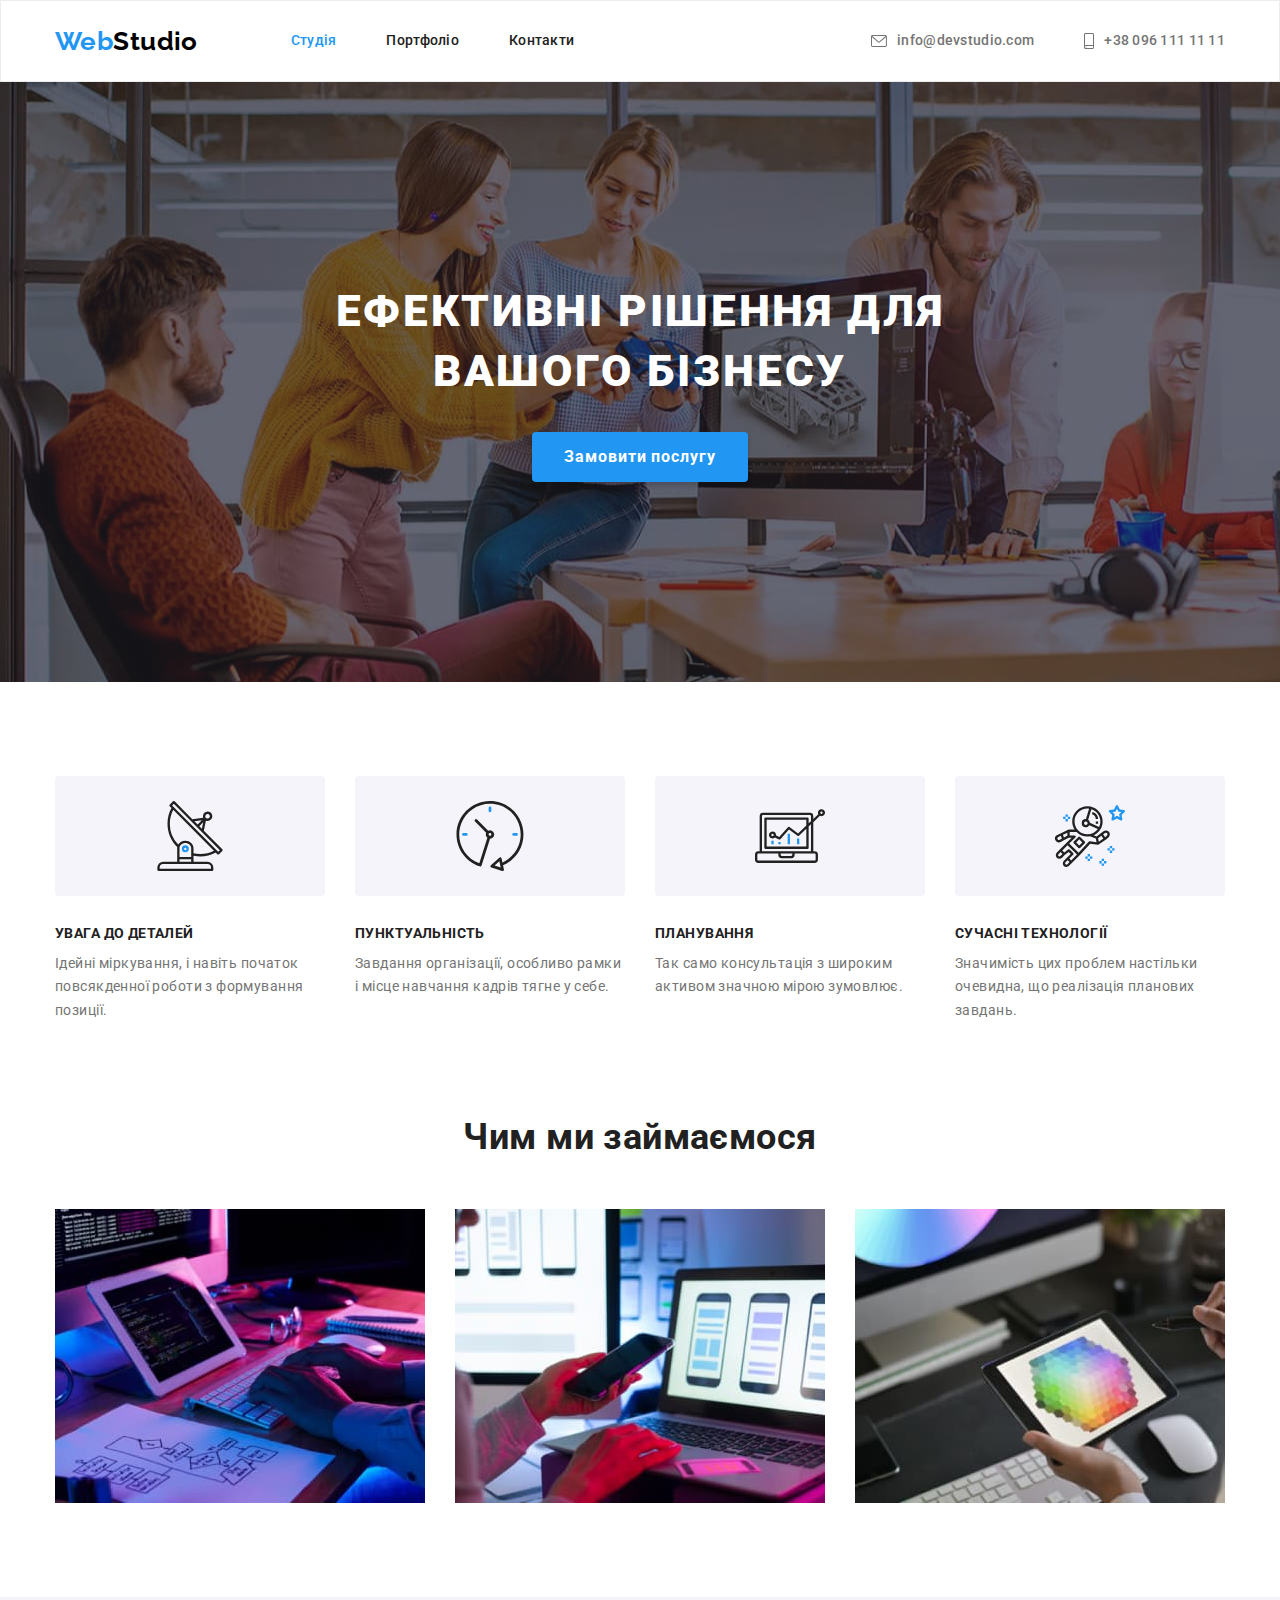
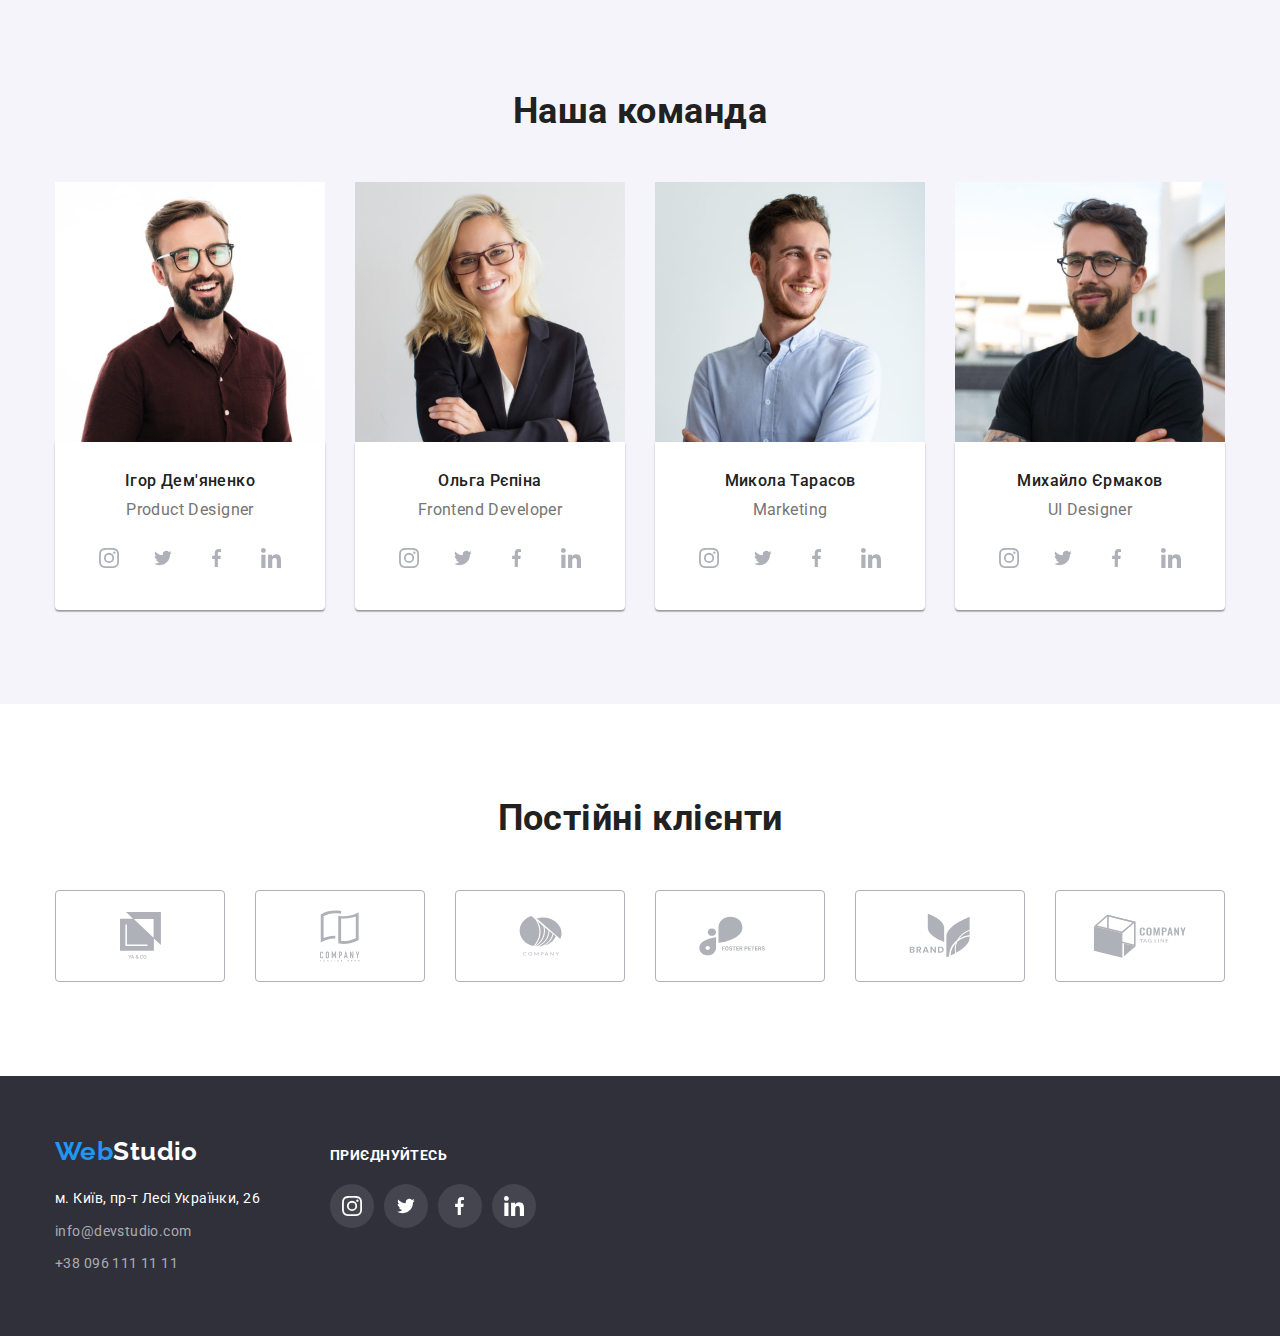
<file: index.html>
<!DOCTYPE html>
<html lang="uk">
<head>
    <meta charset="UTF-8">
    <meta http-equiv="X-UA-Compatible" content="IE=edge">
    <meta name="viewport" content="width=device-width, initial-scale=1.0">
    <link rel="preconnect" href="https://fonts.googleapis.com">
    <link rel="preconnect" href="https://fonts.gstatic.com" crossorigin>
    <link href="https://fonts.googleapis.com/css2?family=Raleway:wght@700&family=Roboto:wght@400;500;700;900&display=swap" rel="stylesheet">
    <title>WebStudio</title>
    <link rel="stylesheet" href="https://cdnjs.cloudflare.com/ajax/libs/modern-normalize/1.1.0/modern-normalize.min.css">
    <link rel="stylesheet" href="./css/styles.css"/> 
</head>
<body>
    <!--Header-->
    <header class="header-page">
        <div class="container main-nav">
            <a href="./index.html" class="logo">
                Web<span class="logo-part">Studio</span>
            </a>
            <nav>
                <ul class="site-nav">
                    <li class="item"><a href="./index.html" class="link current">Студія</a></li>
                    <li class="item"><a href="./portfolio.html">Портфоліо</a></li>
                    <li class="item"><a href="#">Контакти</a></li>
                </ul>
            </nav>
                <ul class="contacts-list">
                    <li class="item">
                        <a href="mailto:info@devstudio.com" class="contacts">
                            <svg class="icon-contacts" height="12" width="16">
                            <use href="./images/sprite.svg#icon-mail"></use>
                            </svg>
                            info@devstudio.com</a></li>
                    <li class="item">
                        <a href="tel:+380961111111" class="contacts">
                            <svg class="icon-contacts" height="16" width="10">
                                <use href="./images/sprite.svg#icon-phone"></use>
                            </svg>
                            +38 096 111 11 11</a></li>
                </ul>
        </div>  
    </header>
    <main>
    <!--Hero section-->
        <section class="hero-section">
            <h1 class="hero-title">Ефективні рішення для вашого бізнесу</h1>
            <button type="button" class="hero-button">Замовити послугу</button>
        </section>
    <!--Benefits-->
        <section class="main-section">
            <div class="container">
                <h2 class="visually-hidden">Переваги</h2>
            <ul class="main-list">
                <li class="item">
                    <div class="main-icons-bg">
                        <svg class="main-icons" width="70" height="70">
                            <use href="./images/sprite.svg#icon-antenna"></use>
                        </svg>
                    </div>
                    <h3 class="main-chapter">УВАГА ДО ДЕТАЛЕЙ</h3>
                    <p class="main-paragraphs">Ідейні міркування, і навіть початок повсякденної роботи з формування позиції.</p>
                </li>
                <li class="item">
                    <div class="main-icons-bg">
                        <svg class="main-icons" width="70" height="70">
                            <use href="./images/sprite.svg#icon-clock"></use>
                        </svg>
                    </div>
                    <h3 class="main-chapter">ПУНКТУАЛЬНІСТЬ</h3>
                    <p class="main-paragraphs">Завдання організації, особливо рамки і місце навчання кадрів тягне у себе.</p>
                </li>
                <li class="item">
                    <div class="main-icons-bg">
                        <svg class="main-icons" width="70" height="70">
                            <use href="./images/sprite.svg#icon-diagram"></use>
                        </svg>
                    </div>
                    <h3 class="main-chapter">ПЛАНУВАННЯ</h3>
                    <p class="main-paragraphs">Так само консультація з широким активом значною мірою зумовлює.</p>
                </li>
                <li class="item">
                    <div class="main-icons-bg">
                        <svg class="main-icons" width="70" height="70">
                            <use href="./images/sprite.svg#icon-cosmo"></use>
                        </svg>
                    </div>
                    <h3 class="main-chapter">СУЧАСНІ ТЕХНОЛОГІЇ</h3>
                    <p class="main-paragraphs">Значимість цих проблем настільки очевидна, що реалізація планових завдань.</p>
                </li>
            </ul>
            </div>
        </section>
    <!--About-->
        <section>
            <div class="container">
                <h2 class="main-titles">Чим ми займаємося</h2>
                <ul class="works">
                    <li class="item">
                        <img src="./images/box1.jpg" alt="Фото роботи за ноутбуком 1" width="370" height="294"/>
                    </li>
                    <li class="item">
                        <img src="./images/box2.jpg" alt="Фото роботи за ноутбуком 2" width="370" height="294"/>
                    </li>
                    <li class="item">
                        <img src="./images/box3.jpg" alt="Фото роботи за ноутбуком 3" width="370" height="294"/>
                    </li>
                </ul>
            </div>
        </section>
    <!--Our team-->
        <section class="team">
            <div class="container">
                <h2 class="main-titles">Наша команда</h2>
            <ul class="team-list">
                <li class="item">
                    <img src="./images/img.jpg" alt="Фото Ігоря" width="270" height="260" class="photo">
                    <div class="team-border">
                        <h3 class="names">Ігор Дем'яненко</h3>
                        <p class="description">Product Designer</p>
                    <ul class="socialmedia-list">
                        <li class="social-media">
                            <a href="" class="team-links">
                                <svg class="team-icon" height="20" width="20">
                                <use href="./images/sprite.svg#icon-instagram"></use>
                                </svg>
                            </a>
                        </li>
                        <li class="social-media">
                            <a href="" class="team-links">
                                <svg class="team-icon" height="16" width="20">
                                <use href="./images/sprite.svg#icon-twitter"></use>
                                </svg>
                            </a>
                        </li>
                        <li class="social-media">
                            <a href="" class="team-links">
                                <svg class="team-icon" height="20" width="10">
                                <use href="./images/sprite.svg#icon-facebook"></use>
                                </svg>
                            </a>
                        </li>
                        <li class="social-media">
                            <a href="" class="team-links">
                                <svg class="team-icon" height="20" width="20">
                                <use href="./images/sprite.svg#icon-linkedin"></use>
                                </svg>
                            </a>
                        </li>
                    </ul>           
                    </div>
                </li>
                <li class="item">
                    <img src="./images/img1.jpg" alt="Фото Ольги" width="270" height="260" class="photo">
                    <div class="team-border">
                        <h3 class="names">Ольга Рєпіна</h3>
                        <p class="description">Frontend Developer</p>
                        <ul class="socialmedia-list">
                            <li class="social-media">
                                <a href="" class="team-links">
                                    <svg class="team-icon" height="20" width="20">
                                    <use href="./images/sprite.svg#icon-instagram"></use>
                                    </svg>
                                </a>
                            </li>
                            <li class="social-media">
                                <a href="" class="team-links">
                                    <svg class="team-icon" height="16" width="20">
                                    <use href="./images/sprite.svg#icon-twitter"></use>
                                    </svg>
                                </a>
                            </li>
                            <li class="social-media">
                                <a href="" class="team-links">
                                    <svg class="team-icon" height="20" width="10">
                                    <use href="./images/sprite.svg#icon-facebook"></use>
                                    </svg>
                                </a>
                            </li>
                            <li class="social-media">
                                <a href="" class="team-links">
                                    <svg class="team-icon" height="20" width="20">
                                    <use href="./images/sprite.svg#icon-linkedin"></use>
                                    </svg>
                                </a>
                            </li>
                        </ul>           
                    </div>
                </li>
                <li class="item">
                    <img src="./images/img2.jpg" alt="Фото Миколи" width="270" height="260" class="photo">
                    <div class="team-border">
                        <h3 class="names">Микола Тарасов</h3>
                        <p class="description">Marketing</p>
                        <ul class="socialmedia-list">
                            <li class="social-media">
                                <a href="" class="team-links">
                                    <svg class="team-icon" height="20" width="20">
                                    <use href="./images/sprite.svg#icon-instagram"></use>
                                    </svg>
                                </a>
                            </li>
                            <li class="social-media">
                                <a href="" class="team-links">
                                    <svg class="team-icon" height="16" width="20">
                                    <use href="./images/sprite.svg#icon-twitter"></use>
                                    </svg>
                                </a>
                            </li>
                            <li class="social-media">
                                <a href="" class="team-links">
                                    <svg class="team-icon" height="20" width="10">
                                    <use href="./images/sprite.svg#icon-facebook"></use>
                                    </svg>
                                </a>
                            </li>
                            <li class="social-media">
                                <a href="" class="team-links">
                                    <svg class="team-icon" height="20" width="20">
                                    <use href="./images/sprite.svg#icon-linkedin"></use>
                                    </svg>
                                </a>
                            </li>
                        </ul>           
                    </div>
                </li>
                <li class="item">
                    <img src="./images/img3.jpg" alt="Фото Михайла" width="270" height="260" class="photo">
                    <div class="team-border">
                        <h3 class="names">Михайло Єрмаков</h3>
                        <p class="description">UI Designer</p>
                        <ul class="socialmedia-list">
                            <li class="social-media">
                                <a href="" class="team-links">
                                    <svg class="team-icon" height="20" width="20">
                                    <use href="./images/sprite.svg#icon-instagram"></use>
                                    </svg>
                                </a>
                            </li>
                            <li class="social-media">
                                <a href="" class="team-links">
                                    <svg class="team-icon" height="16" width="20">
                                    <use href="./images/sprite.svg#icon-twitter"></use>
                                    </svg>
                                </a>
                            </li>
                            <li class="social-media">
                                <a href="" class="team-links">
                                    <svg class="team-icon" height="20" width="10">
                                    <use href="./images/sprite.svg#icon-facebook"></use>
                                    </svg>
                                </a>
                            </li>
                            <li class="social-media">
                                <a href="" class="team-links">
                                    <svg class="team-icon" height="20" width="20">
                                    <use href="./images/sprite.svg#icon-linkedin"></use>
                                    </svg>
                                </a>
                            </li>
                        </ul>           
                    </div>
                </li>
            </ul>
            </div>
        </section>
        <section class="clients">
            <div class="container">
                <h2 class="main-titles">Постійні клієнти</h2>
                <ul class="clients-list-icon">
                    <li>
                        <a href="" class="clients-links">
                            <svg class="client-icon" height="47" width="41">
                            <use href="./images/sprite.svg#icon-company1"></use>
                            </svg>
                        </a>
                    </li>
                    <li>
                        <a href="" class="clients-links">
                            <svg class="client-icon" height="52" width="40">
                            <use href="./images/sprite.svg#icon-company2"></use>
                            </svg>
                        </a>
                    </li>
                    <li>
                        <a href="" class="clients-links">
                            <svg class="client-icon" height="41" width="43">
                            <use href="./images/sprite.svg#icon-company3"></use>
                            </svg>
                        </a>
                    </li>
                    <li>
                        <a href="" class="clients-links">
                            <svg class="client-icon" height="40" width="84">
                            <use href="./images/sprite.svg#icon-company4"></use>
                            </svg>
                        </a>
                    </li>
                    <li>
                        <a href="" class="clients-links">
                            <svg class="client-icon" height="45" width="62">
                            <use href="./images/sprite.svg#icon-company5"></use>
                            </svg>
                        </a>
                    </li>
                    <li>
                        <a href="" class="clients-links">
                            <svg class="client-icon" height="44" width="94">
                            <use href="./images/sprite.svg#icon-company6"></use>
                            </svg>
                        </a>
                    </li>
                </ul>
            </div>
        </section>
    </main>
<!--Footer-->
    <footer class="footer">
        <div class="container">
            <div class="footer-box">
                <div>
                    <a href="./index.html" class="logo">
                        Web<span class="logo-footer">Studio</span>
                    </a>
                    <address>
                        <ul>
                            <li class="item">
                                <a 
                                    href="https://goo.gl/maps/TRqqrXZ8RcxZsatw5"
                                    target="_blank"
                                    rel="noopener noreferrer nofollow"  class="studio-address">
                                    м. Київ, пр-т Лесі Українки, 26
                                </a>
                            </li>
                            <li class="item">
                                <a href="mailto:info@devstudio.com" class="contacts-footer">info@devstudio.com</a>
                            </li>
                            <li class="item">
                                <a href="tel:+380961111111"  class="contacts-footer">+38 096 111 11 11</a>
                            </li>
                        </ul>  
                    </address>
                </div>
                <div>
                    <h3 class="join-us">Приєднуйтесь</h3>
                    <ul class="socialmedia-list-footer">
                        <li class="social-media">
                            <a href="" class="socialmedia-footer">
                                <svg height="20" width="20">
                                <use href="./images/sprite.svg#icon-instagram"></use>
                                </svg>
                            </a>
                        </li>
                        <li class="social-media">
                            <a href="" class="socialmedia-footer">
                                <svg height="16" width="20">
                                <use href="./images/sprite.svg#icon-twitter"></use>
                                </svg>
                            </a>
                        </li>
                        <li class="social-media">
                            <a href="" class="socialmedia-footer">
                                <svg height="20" width="10">
                                <use href="./images/sprite.svg#icon-facebook"></use>
                                </svg>
                            </a>
                        </li>
                        <li class="social-media">
                            <a href="" class="socialmedia-footer">
                                <svg height="20" width="20">
                                <use href="./images/sprite.svg#icon-linkedin"></use>
                                </svg>
                            </a>
                        </li>
                    </ul>
                </div>
            </div>
        </div>
    </footer>
</body>
</html>
</file>
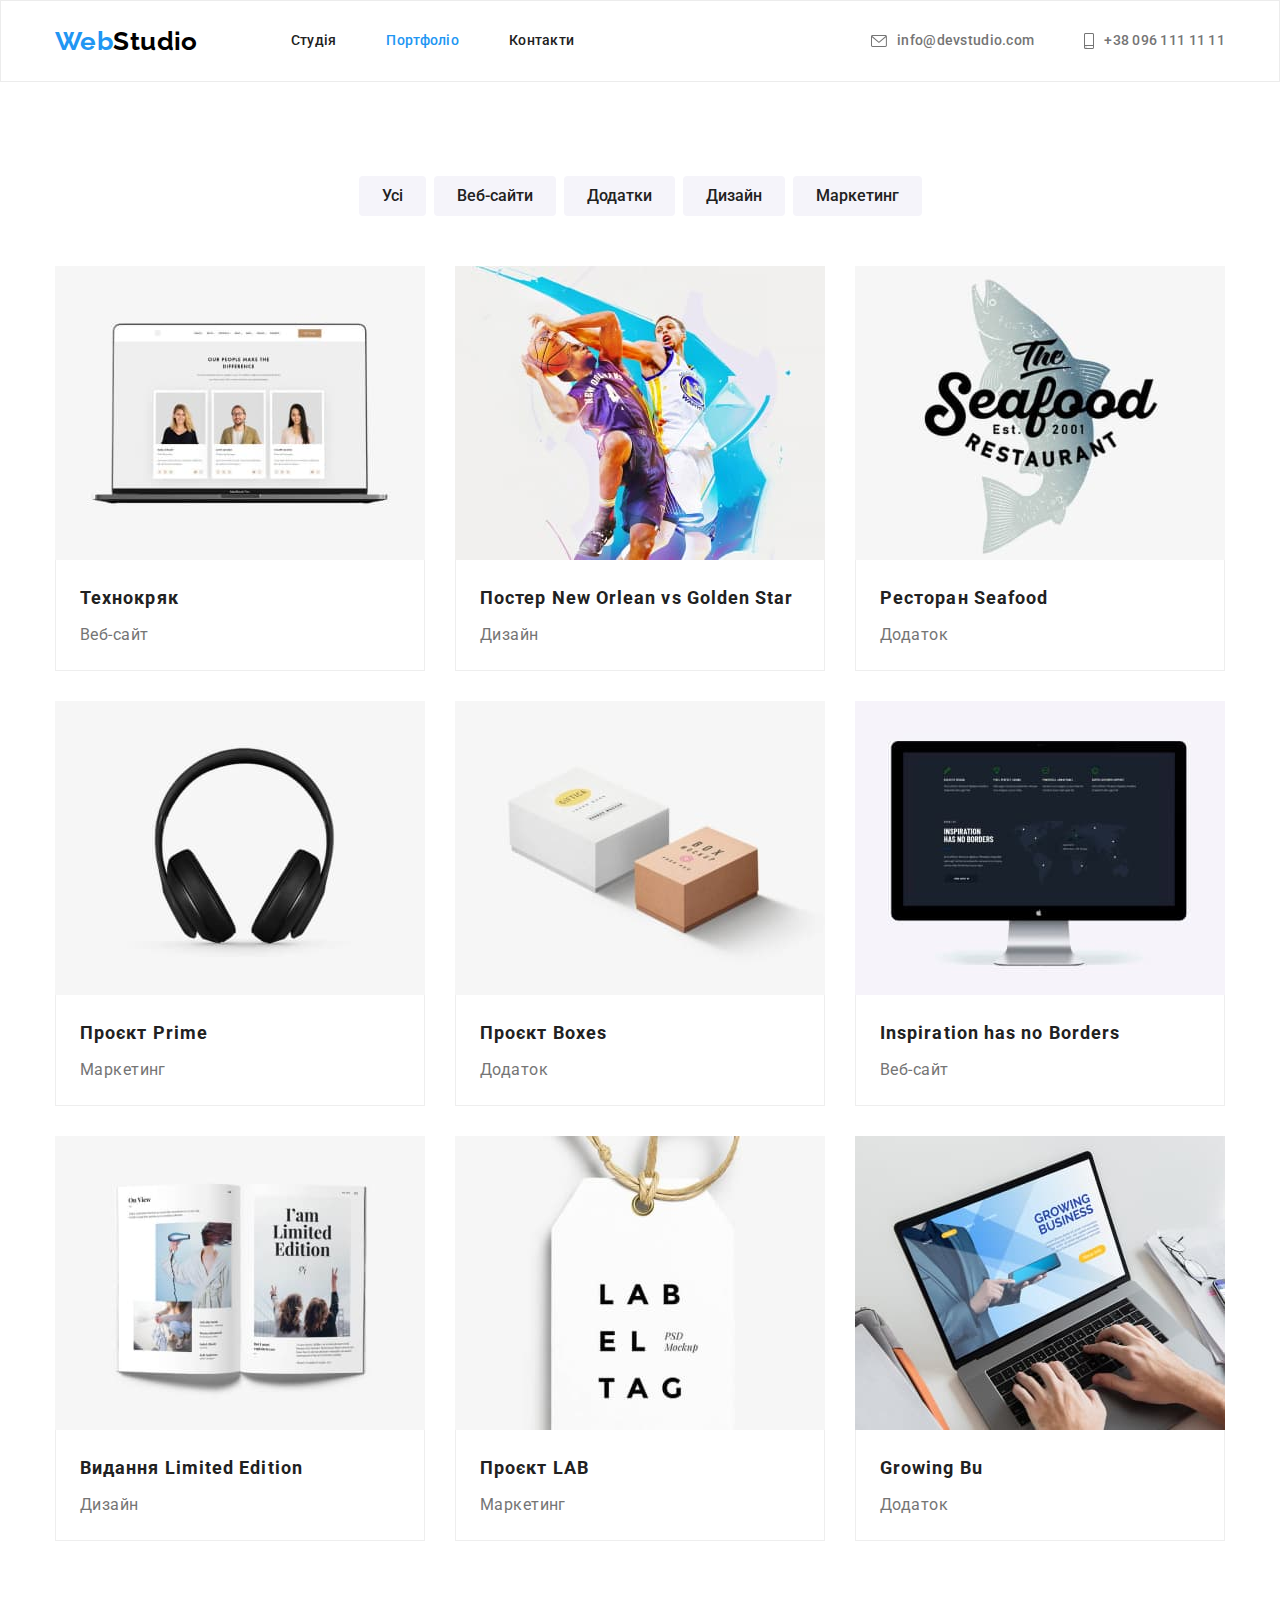
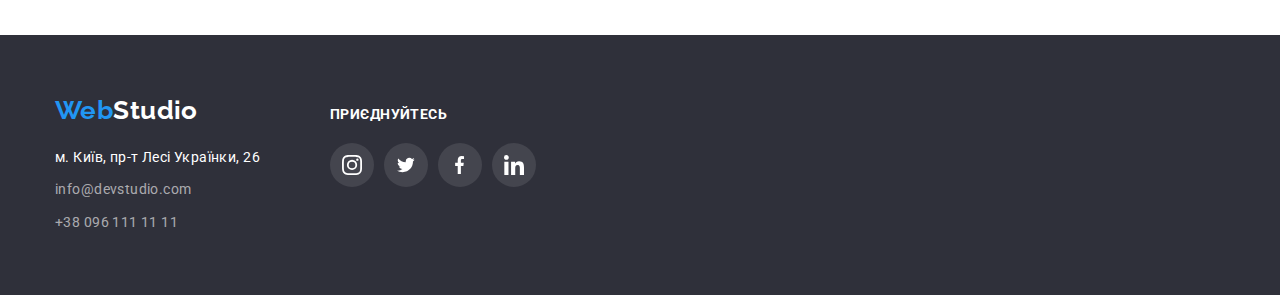
<file: portfolio.html>
<!DOCTYPE html>
<html lang="uk">
<head>
    <meta charset="UTF-8">
    <meta http-equiv="X-UA-Compatible" content="IE=edge">
    <meta name="viewport" content="width=device-width, initial-scale=1.0">
    <link rel="preconnect" href="https://fonts.googleapis.com">
    <link rel="preconnect" href="https://fonts.gstatic.com" crossorigin>
    <link href="https://fonts.googleapis.com/css2?family=Raleway:wght@700&family=Roboto:wght@400;500;700;900&display=swap" rel="stylesheet">
    <title>Portfolio</title>
    <link rel="stylesheet" href="https://cdnjs.cloudflare.com/ajax/libs/modern-normalize/1.1.0/modern-normalize.min.css">
    <link rel="stylesheet" href="./css/styles.css"/> 
</head>
<body>
    <!--Header-->
    <header>
        <div class="container main-nav">
            <a href="./index.html" class="logo">
                Web<span class="logo-part">Studio</span>
            </a>
            <nav>
                <ul class="site-nav">
                    <li class="item"><a href="./index.html">Студія</a></li>
                    <li class="item"><a href="./portfolio.html" class="link current">Портфоліо</a></li>
                    <li class="item"><a href="#">Контакти</a></li>
                </ul>    
           </nav>
                <ul class="contacts-list">
                    <li class="item">
                        <a href="mailto:info@devstudio.com" class="contacts">
                            <svg class="icon-contacts" height="12" width="16">
                            <use href="./images/sprite.svg#icon-mail"></use>
                            </svg>
                            info@devstudio.com</a></li>
                    <li class="item">
                        <a href="tel:+380961111111" class="contacts">
                            <svg class="icon-contacts" height="16" width="10">
                                <use href="./images/sprite.svg#icon-phone"></use>
                            </svg>
                            +38 096 111 11 11</a></li>
                </ul>
        </div>
    </header>
    <main>
        <section class="main-section">
            <div class="container">
                <h1 class="visually-hidden">Наші роботи</h1>
                <ul class="buttons-list">
                    <li class="button"><button type="button">Усі</button></li>
                    <li class="button"><button type="button">Веб-сайти</button></li>
                    <li class="button"><button type="button">Додатки</button></li>
                    <li class="button"><button type="button">Дизайн</button></li>
                    <li class="button"><button type="button">Маркетинг</button></li>
                </ul>
            <!-- Examples -->
            <ul class="examples-list">
                <li class="item">
                    <a href="" class="portfolio-link">
                        <img src="./images/img4.jpg" alt="Приклад роботи 1" width="370" height="294" class="example-photo">
                        <div class="border">
                        <h2 class="examples-titles">Технокряк</h2>
                        <p class="examples-paragraphs">Веб-сайт</p>
                        </div>
                    </a>
                </li>
                <li class="item">
                    <a href="" class="portfolio-link">
                        <img src="./images/img5.jpg" alt="Приклад роботи 2" width="370" height="294" class="example-photo">
                        <div class="border">
                        <h2 class="examples-titles">Постер New Orlean vs Golden Star</h2>
                        <p class="examples-paragraphs">Дизайн</p>
                        </div> 
                    </a>
                </li>
                <li class="item">
                    <a href="" class="portfolio-link">
                        <img src="./images/img6.jpg" alt="Приклад роботи 3" width="370" height="294" class="example-photo">
                        <div class="border">
                        <h2 class="examples-titles">Ресторан Seafood</h2>
                        <p class="examples-paragraphs">Додаток</p> 
                        </div> 
                    </a>
                </li>
                <li class="item">
                    <a href="" class="portfolio-link">
                        <img src="./images/img7.jpg" alt="Приклад роботи 4" width="370" height="294" class="example-photo">
                        <div class="border">
                        <h2 class="examples-titles">Проєкт Prime</h2>
                        <p class="examples-paragraphs">Маркетинг</p>
                        </div>
                    </a>
                </li>
                <li class="item">
                    <a href="" class="portfolio-link">
                        <img src="./images/img8.jpg" alt="Приклад роботи 5" width="370" height="294" class="example-photo">
                        <div class="border">
                        <h2 class="examples-titles">Проєкт Boxes</h2>
                        <p class="examples-paragraphs">Додаток</p>
                        </div>
                    </a>
                </li>
                <li class="item">
                    <a href="" class="portfolio-link">
                        <img src="./images/img9.jpg" alt="Приклад роботи 6" width="370" height="294" class="example-photo">
                        <div class="border">
                        <h2 class="examples-titles">Inspiration has no Borders</h2>
                        <p class="examples-paragraphs">Веб-сайт</p>
                        </div>
                    </a>
                </li>
                <li class="item">
                    <a href="" class="portfolio-link">
                        <img src="./images/img10.jpg" alt="Приклад роботи 7" width="370" height="294" class="example-photo">
                        <div class="border">
                        <h2 class="examples-titles">Видання Limited Edition</h2>
                        <p class="examples-paragraphs">Дизайн</p>
                        </div>
                    </a>
                </li>
                <li class="item">
                    <a href="" class="portfolio-link">
                        <img src="./images/img11.jpg" alt="Приклад роботи 8" width="370" height="294" class="example-photo">
                        <div class="border">
                        <h2 class="examples-titles">Проєкт LAB</h2>
                        <p class="examples-paragraphs">Маркетинг</p>
                        </div>
                    </a>
                </li>
                <li class="item">
                    <a href="" class="portfolio-link">
                        <img src="./images/img12.jpg" alt="Приклад роботи 9" width="370" height="294" class="example-photo">
                        <div class="border">
                        <h2 class="examples-titles">Growing Bu</h2>
                        <p class="examples-paragraphs">Додаток</p>
                        </div>
                    </a>
                </li>
            </ul>
            </div>
        </section> 
    </main>
    <!--Footer-->
    <footer class="footer">
        <div class="container">
            <div class="footer-box">
                <div>
                    <a href="./index.html" class="logo">
                        Web<span class="logo-footer">Studio</span>
                    </a>
                    <address>
                        <ul>
                            <li class="item">
                                <a 
                                    href="https://goo.gl/maps/TRqqrXZ8RcxZsatw5"
                                    target="_blank"
                                    rel="noopener noreferrer nofollow"  class="studio-address">
                                    м. Київ, пр-т Лесі Українки, 26
                                </a>
                            </li>
                            <li class="item">
                                <a href="mailto:info@devstudio.com" class="contacts-footer">info@devstudio.com</a>
                            </li>
                            <li class="item">
                                <a href="tel:+380961111111"  class="contacts-footer">+38 096 111 11 11</a>
                            </li>
                        </ul>  
                    </address>
                </div>
                <div>
                    <h3 class="join-us">Приєднуйтесь</h3>
                    <ul class="socialmedia-list-footer">
                        <li class="social-media">
                            <a href="" class="socialmedia-footer">
                                <svg height="20" width="20">
                                <use href="./images/sprite.svg#icon-instagram"></use>
                                </svg>
                            </a>
                        </li>
                        <li class="social-media">
                            <a href="" class="socialmedia-footer">
                                <svg height="16" width="20">
                                <use href="./images/sprite.svg#icon-twitter"></use>
                                </svg>
                            </a>
                        </li>
                        <li class="social-media">
                            <a href="" class="socialmedia-footer">
                                <svg height="20" width="10">
                                <use href="./images/sprite.svg#icon-facebook"></use>
                                </svg>
                            </a>
                        </li>
                        <li class="social-media">
                            <a href="" class="socialmedia-footer">
                                <svg height="20" width="20">
                                <use href="./images/sprite.svg#icon-linkedin"></use>
                                </svg>
                            </a>
                        </li>
                    </ul>
                </div>
            </div>
        </div>
    </footer>
</body>
</html>
</file>
<file: css/styles.css>
/* колір основного тексту #212121 */
/* другий колір тексту #757575 */
/* білий #fff */
/* чорний #000 */
/* акцент #2196F3 */
html{
    box-sizing: border-box;
}

*,
*::before,
*::after{
    box-sizing: inherit;
}

ul{
    padding: 0;
    margin: 0;
    list-style: none;
}

h1,h2,h3,h4,h5,h6,p{
    margin-top: 0;
    margin-bottom: 0;
}

:root{
    --primary-text-color: #212121;
    --seconday-text-color: #757575;
    --accent-color: #2196F3;
    --letters-color: #fff;
    --logo-color: #000;
    --footer-links-color: rgba(255, 255, 255, 0.6);
    --hero-bg-color: #2F303A;  
    --footer-bg-color: #2F303A;
    --hero-button-color: #188CEB;
    --section-bg-color: #F5F4FA;
    --header-border: #ECECEC;
    --examples-border: #EEEEEE;
    --clients-color: #AFB1B8;

}

body{
    font-family: 'Roboto', sans-serif;
    background-color: var(--letters-color);
    color: var(--primary-text-color);
    letter-spacing: 0.03em;
    font-size: 14px;
}

a{
    text-decoration: none;
}

img{
    display: block;
    max-width: 100%;
}

.container{
    width: 1200px;
    margin: 0 auto;
    padding-left: 15px;
    padding-right: 15px;
}

/* Header */

header{
    border: 1px solid var(--header-border);
}

.logo{
    color: var(--accent-color);
    font-family: 'Raleway';
    font-style: normal;
    font-weight: 700;
    font-size: 26px;
    line-height: 1.19;
}

.logo-part{
    color: var(--logo-color)
}

/* Site nav */

.main-nav{
    display: flex;
    align-items: center;
}

.site-nav{
    display: flex;
    margin-left: 93px;
}

.site-nav .item:not(:last-child){
    margin-right: 50px;
}

.site-nav a {
    display: block;
    padding-top: 32px;
    padding-bottom: 32px;
    color: var(--primary-text-color);
    font-weight: 500;
    line-height: 1.14;
    letter-spacing: 0.02em;
}

.site-nav a:hover,.site-nav a:focus{
    color: var(--accent-color);
}

.site-nav .link.current{
    color: var(--accent-color)
}

.contacts-list{
    display: flex;
    margin-left: auto;
}

.contacts-list .item + .item{
    margin-left: 50px;
}

.icon-contacts{
    fill: currentColor;
    margin-right: 10px;
}

.icon-contacts:hover,.icon-contacts:focus{
    fill: var(--accent-color);
}

.contacts{
    color: var(--seconday-text-color);
    font-weight: 500;
    line-height: 1.14;
    letter-spacing: 0.02em;
    padding-top: 32px;
    padding-bottom: 32px;
    display: flex;
    align-items: center;
}

.contacts:hover,.contacts:focus{
    color: var(--accent-color);
}

/* Hero */

/* Додаю колір, щоб було видно білі літери, потім перероблю як треба */

section{
    padding-bottom: 94px;
}

.hero-section{
    background-color: var(--hero-bg-color);   
    text-align: center;
    padding-top: 200px;
    padding-bottom: 200px;
    max-width: 1600px;
    margin: 0 auto;
    background-image: linear-gradient(to right, rgba(47, 48, 58, 0.4),rgba(47, 48, 58, 0.4)),
    url("../images/hero-background.jpg");
}

.hero-title{
    color: var(--letters-color);
    font-weight: 900;
    font-size: 44px;
    line-height: 1.36;
    letter-spacing: 0.06em;
    text-transform: uppercase;
    max-width: 696px;
    margin: 0 auto;
    margin-bottom: 30px;
}

.hero-button{
    display: inline-block;
    border: transparent;
    border-radius: 4px;
    padding: 10px 32px;
    min-width: 216px;
    color: var(--letters-color);
    background-color: var(--accent-color);
    box-shadow: 0px 4px 4px rgba(0, 0, 0, 0.15);
    font-family: inherit;
    font-style: normal;
    font-weight: 700;
    font-size: 16px;
    line-height: 1.87;
    letter-spacing: 0.06em;
    cursor: pointer;
}

.hero-button:hover,.hero-button:focus{
    background-color: var(--hero-button-color);
}

/* Main */

.buttons-list{
    display: flex;
    justify-content: center;
    margin-bottom: 50px;
    gap: 8px;
}

.buttons-list button{
    display: inline-block;
    border: 1px solid transparent;
    border-radius: 4px;
    padding: 6px 22px;
    color: var(--primary-text-color);
    background-color: var(--section-bg-color);
    font-family: inherit;
    font-weight: 500;
    font-size: 16px;
    line-height: 1.62;
    cursor: pointer;
}

.buttons-list button:hover,.buttons-list button:focus{
    background-color: var(--accent-color);
    color: var(--letters-color);
    filter: drop-shadow(0px 4px 4px rgba(0, 0, 0, 0.25));
}

.main-section{
    padding-top: 94px;
}

.main-icons-bg{
    display: flex;
    align-items: center;
    justify-content: center;
    width: 270px;
    height: 120px;
    border-radius: 4px;
    background-color: var(--section-bg-color);
    margin-bottom: 30px;
}

.main-icons{
    
}

.main-list{
    display: flex;
}


.main-list .item:not(:last-child){
    margin-right: 30px;
}

.main-chapter{
    color: var(--primary-text-color);
    font-weight: 700;
    font-size: 14px;
    line-height: 1.14;
    text-transform: uppercase;    
    margin-bottom: 10px;
}

.main-titles{
    margin-bottom: 50px;
    color: var(--primary-text-color);
    font-weight: 700;
    font-size: 36px;
    line-height: 1.16;
    text-align: center;
}

.main-paragraphs{
    color: var(--seconday-text-color);
    line-height: 1.7;
    width: 270px;
}

.works{
    display: flex;
}

.works .item:not(:first-child){
    margin-left: 30px;
}

.team{
    background-color: var(--section-bg-color);
    padding-top: 94px;
}

.team-list{
    display: flex;
}

.team-list .item{
    background-color: var(--letters-color);
}

.team-list .item:not(:first-child){
    margin-left: 30px;
}

.socialmedia-list{
    display: flex;
    margin-top: 16px;
    justify-content: center;
    gap: 10px;
}

.team-links{
    height: 44px;
    width: 44px;
    background-color: var(--letters-color);
    border-radius: 50%;
    display: flex;
    align-items: center;
    justify-content: center;
    fill: var(--clients-color);
}

.team-links:hover,.team-links:focus{
    background-color: var(--accent-color);
    fill: var(--letters-color);
}

.names{
    color: var(--primary-text-color);
    font-weight: 500;
    font-size: 16px;
    line-height: 1.18;
    margin-bottom: 10px;
}

.description{
    color: var(--seconday-text-color);
    font-size: 16px;
    line-height: 1.18;
}

.team-border{
    box-shadow: 0px 1px 3px rgba(0, 0, 0, 0.12), 0px 1px 1px rgba(0, 0, 0, 0.14), 0px 2px 1px rgba(0, 0, 0, 0.2);
    border-radius: 0px 0px 4px 4px;
    padding-top: 30px;
    padding-bottom: 30px;
    text-align: center;
}

.examples-list{
    display: flex;
    flex-wrap: wrap;
    gap: 30px;
}

.portfolio-link{
    display: block;
}

.portfolio-link:hover,.portfolio-link:focus{
    box-shadow: 0px 1px 1px rgba(0, 0, 0, 0.12), 0px 4px 4px rgba(0, 0, 0, 0.06), 1px 4px 6px rgba(0, 0, 0, 0.16);
}

.border{
    padding-top: 20px;
    padding-right: 24px;
    padding-left: 24px;
    padding-bottom: 20px;
    border-right: 1px solid var(--examples-border);
    border-left:  1px solid var(--examples-border);
    border-bottom:  1px solid var(--examples-border);
}

.examples-titles{
    color: var(--primary-text-color);
    font-size: 18px;
    line-height: 2;
    letter-spacing: 0.06em;
    margin-bottom: 4px;
}

.examples-paragraphs{
    color: var(--seconday-text-color);
    font-size: 16px;
    line-height: 1.87;
}

.clients{
    padding-top: 94px;
}

.clients-list-icon{
    display: flex;
    gap: 30px;
}

.clients-links{
    width: 170px;
    height: 92px;
    border-radius: 4px;
    border: 1px solid rgba(175, 177, 184, 1);
    background-color: var(--letters-color);
    display: flex;
    justify-content: center;
    align-items: center;
    fill: var(--clients-color);
}

.clients-links:hover,.clients-links:focus{
    fill: var(--accent-color);
    border-color: var(--accent-color);
}

/* Footer */

.studio-address{
    color: var(--letters-color);
    line-height: 1.7;
}

.footer{
    background-color: var(--footer-bg-color);
    padding-top: 60px;
    padding-bottom: 60px;
}

address{
    font-style: normal;
    margin-top: 20px;
}

address .item:not(:first-child){
    margin-top: 9px;
}

.logo-footer{
    color: var(--letters-color);
}
 
.studio-address:hover,.studio-address:focus{
    color: var(--accent-color);
}

.contacts-footer{
    color: var(--footer-links-color);
    line-height: 1.7;
}

.contacts-footer:hover,.contacts-footer:focus{
    color: var(--accent-color);
}

.footer-box{
    display: flex;
    gap: 70px;
    align-items: baseline;
}

.socialmedia-list-footer{
    display: flex;
    gap: 10px;
}

.socialmedia-footer{
    height: 44px;
    width: 44px;
    background: rgba(255, 255, 255, 0.1);;
    border-radius: 50%;
    display: flex;
    align-items: center;
    justify-content: center;
    fill: var(--letters-color);
}

.socialmedia-footer:hover,.socialmedia-footer:focus{
    background-color: var(--accent-color);
}

.join-us{
    font-family: 'Roboto';
    font-style: normal;
    font-weight: 700;
    font-size: 14px;
    line-height: 1.14;
    letter-spacing: 0.03em;
    text-transform: uppercase;
    color: var(--letters-color);
    margin-bottom: 20px;
}

.visually-hidden{
    position: absolute;
    white-space: nowrap;
    width: 1px;
    height: 1px;
    overflow: hidden;
    border: 0;
    padding: 0;
    clip: rect(0 0 0 0);
    clip-path: inset(50%);
    margin: -1px;
}
</file>
